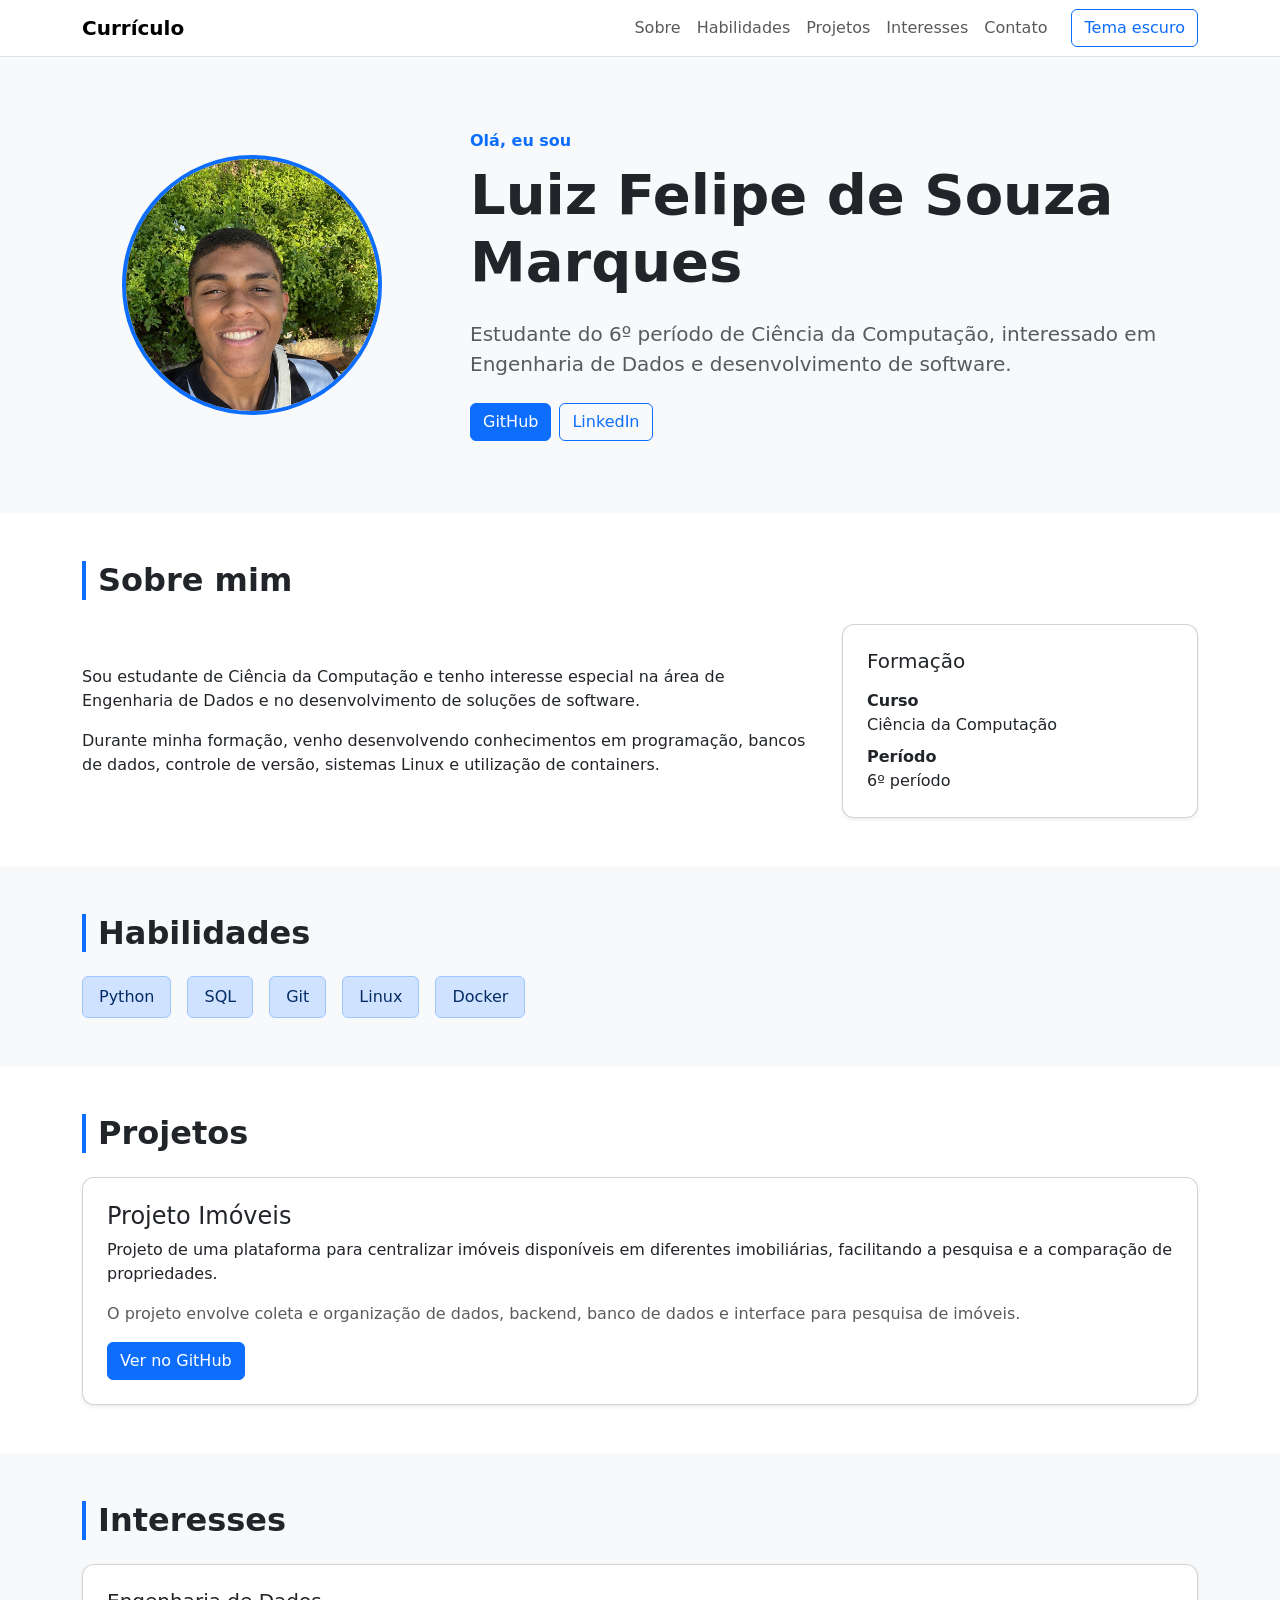
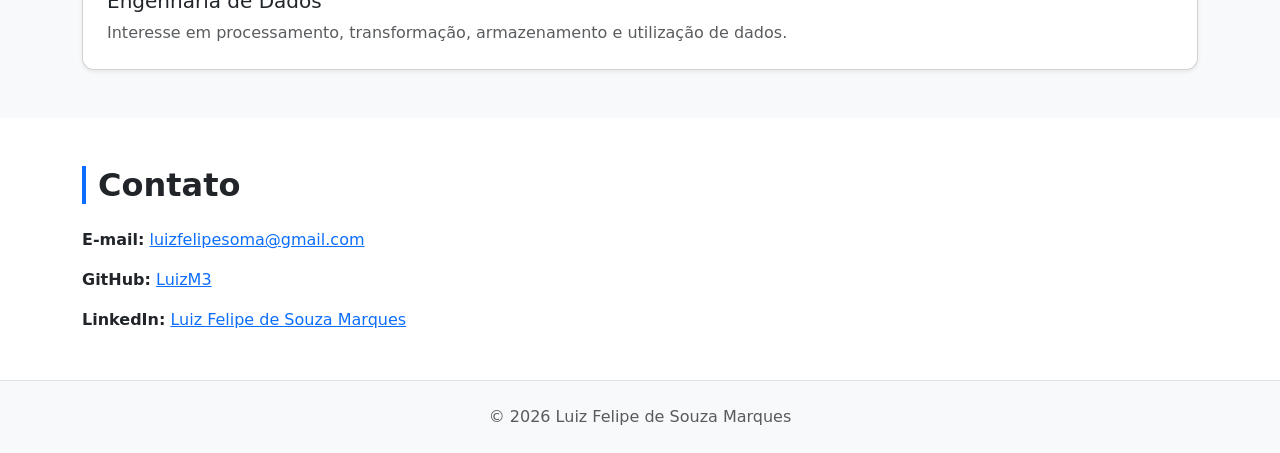
<file: bootstrap/index.html>
<!doctype html>
<html lang="pt-BR" data-bs-theme="light">
<head>
    <meta charset="UTF-8">
    <meta name="viewport" content="width=device-width, initial-scale=1.0">
    <meta name="description" content="Página pessoal de Luiz Felipe de Souza Marques, estudante de Ciência da Computação interessado em Engenharia de Dados e desenvolvimento de software.">
    <title>Luiz Felipe | Página Pessoal</title>
    <link href="https://cdn.jsdelivr.net/npm/bootstrap@5.3.3/dist/css/bootstrap.min.css" rel="stylesheet" integrity="sha384-QWTKZyjpPEjISv5WaRU9OFeRpok6YctnYmDr5pNlyT2bRjXh0JMhjY6hW+ALEwIH" crossorigin="anonymous">
    <link href="assets/css/styles.css" rel="stylesheet">
    <script src="assets/js/script.js" defer></script>
    <script src="https://cdn.jsdelivr.net/npm/bootstrap@5.3.3/dist/js/bootstrap.bundle.min.js" integrity="sha384-YvpcrYf0tY3lHB60NNkmXc5s9fDVZLESaAA55NDzOxhy9GkcIdslK1eN7N6jIeHz" crossorigin="anonymous" defer></script>
</head>
<body>
    <a class="visually-hidden-focusable position-absolute top-0 start-0 p-3 bg-body z-3" href="#conteudo">Pular para o conteúdo</a>

    <header class="sticky-top">
        <nav class="navbar navbar-expand-lg bg-body border-bottom" aria-label="Navegação principal">
            <div class="container">
                <a class="navbar-brand fw-bold" href="#inicio">Currículo</a>
                <button class="navbar-toggler" type="button" data-bs-toggle="collapse" data-bs-target="#menu-principal" aria-controls="menu-principal" aria-expanded="false" aria-label="Abrir ou fechar menu">
                    <span class="navbar-toggler-icon"></span>
                </button>
                <div class="collapse navbar-collapse" id="menu-principal">
                    <ul class="navbar-nav ms-auto mb-2 mb-lg-0">
                        <li class="nav-item"><a class="nav-link" href="#sobre">Sobre</a></li>
                        <li class="nav-item"><a class="nav-link" href="#habilidades">Habilidades</a></li>
                        <li class="nav-item"><a class="nav-link" href="#projetos">Projetos</a></li>
                        <li class="nav-item"><a class="nav-link" href="#interesses">Interesses</a></li>
                        <li class="nav-item"><a class="nav-link" href="#contato">Contato</a></li>
                    </ul>
                    <button class="btn btn-outline-primary ms-lg-3 mb-2 mb-lg-0" id="alternar-tema" type="button">Tema escuro</button>
                </div>
            </div>
        </nav>
    </header>

    <main id="conteudo">
        <section class="py-5 bg-body-tertiary" id="inicio" aria-labelledby="titulo-inicio">
            <div class="container py-lg-4">
                <div class="row align-items-center g-5">
                    <div class="col-lg-4 text-center">
                        <img class="foto-perfil" src="assets/img/perfil.jpeg" alt="Foto de Luiz Felipe de Souza Marques" width="260" height="260">
                    </div>
                    <div class="col-lg-8 text-center text-lg-start">
                        <p class="text-primary fw-semibold mb-2">Olá, eu sou</p>
                        <h1 class="display-4 fw-bold" id="titulo-inicio">Luiz Felipe de Souza Marques</h1>
                        <p class="lead text-body-secondary my-4">Estudante do 6º período de Ciência da Computação, interessado em Engenharia de Dados e desenvolvimento de software.</p>
                        <div class="d-flex flex-wrap gap-2 justify-content-center justify-content-lg-start">
                            <a class="btn btn-primary" href="https://github.com/LuizM3" target="_blank" rel="noopener noreferrer">GitHub</a>
                            <a class="btn btn-outline-primary" href="https://www.linkedin.com/in/luiz-felipe-de-souza-marques-4b4793242/" target="_blank" rel="noopener noreferrer">LinkedIn</a>
                        </div>
                    </div>
                </div>
            </div>
        </section>

        <section class="py-5" id="sobre" aria-labelledby="titulo-sobre">
            <div class="container">
                <h2 class="titulo-secao mb-4" id="titulo-sobre">Sobre mim</h2>
                <div class="row g-4 align-items-center">
                    <div class="col-lg-8">
                        <p>Sou estudante de Ciência da Computação e tenho interesse especial na área de Engenharia de Dados e no desenvolvimento de soluções de software.</p>
                        <p class="mb-lg-0">Durante minha formação, venho desenvolvendo conhecimentos em programação, bancos de dados, controle de versão, sistemas Linux e utilização de containers.</p>
                    </div>
                    <div class="col-lg-4">
                        <div class="card shadow-sm">
                            <div class="card-body p-4">
                                <h3 class="h5 card-title mb-3">Formação</h3>
                                <dl class="mb-0">
                                    <dt>Curso</dt>
                                    <dd>Ciência da Computação</dd>
                                    <dt>Período</dt>
                                    <dd class="mb-0">6º período</dd>
                                </dl>
                            </div>
                        </div>
                    </div>
                </div>
            </div>
        </section>

        <section class="py-5 bg-body-tertiary" id="habilidades" aria-labelledby="titulo-habilidades">
            <div class="container">
                <h2 class="titulo-secao mb-4" id="titulo-habilidades">Habilidades</h2>
                <ul class="list-unstyled d-flex flex-wrap gap-3 mb-0">
                    <li><span class="badge habilidade bg-primary-subtle text-primary-emphasis border border-primary-subtle">Python</span></li>
                    <li><span class="badge habilidade bg-primary-subtle text-primary-emphasis border border-primary-subtle">SQL</span></li>
                    <li><span class="badge habilidade bg-primary-subtle text-primary-emphasis border border-primary-subtle">Git</span></li>
                    <li><span class="badge habilidade bg-primary-subtle text-primary-emphasis border border-primary-subtle">Linux</span></li>
                    <li><span class="badge habilidade bg-primary-subtle text-primary-emphasis border border-primary-subtle">Docker</span></li>
                </ul>
            </div>
        </section>

        <section class="py-5" id="projetos" aria-labelledby="titulo-projetos">
            <div class="container">
                <h2 class="titulo-secao mb-4" id="titulo-projetos">Projetos</h2>
                <article class="card shadow-sm">
                    <div class="card-body p-4">
                        <h3 class="h4 card-title">Projeto Imóveis</h3>
                        <p class="card-text">Projeto de uma plataforma para centralizar imóveis disponíveis em diferentes imobiliárias, facilitando a pesquisa e a comparação de propriedades.</p>
                        <p class="card-text text-body-secondary">O projeto envolve coleta e organização de dados, backend, banco de dados e interface para pesquisa de imóveis.</p>
                        <a class="btn btn-primary" href="https://github.com/LuizM3/projeto_imoveis" target="_blank" rel="noopener noreferrer">Ver no GitHub</a>
                    </div>
                </article>
            </div>
        </section>

        <section class="py-5 bg-body-tertiary" id="interesses" aria-labelledby="titulo-interesses">
            <div class="container">
                <h2 class="titulo-secao mb-4" id="titulo-interesses">Interesses</h2>
                <div class="row g-4">
                    <div class="col-md-12">
                        <article class="card h-100 shadow-sm">
                            <div class="card-body p-4">
                                <h3 class="h5 card-title">Engenharia de Dados</h3>
                                <p class="card-text text-body-secondary">Interesse em processamento, transformação, armazenamento e utilização de dados.</p>
                            </div>
                        </article>
                    </div>
                </div>
            </div>
        </section>

        <section class="py-5" id="contato" aria-labelledby="titulo-contato">
            <div class="container">
                <h2 class="titulo-secao mb-4" id="titulo-contato">Contato</h2>
                <address class="mb-0">
                    <ul class="list-unstyled d-flex flex-column gap-3 mb-0">
                        <li><span class="fw-semibold">E-mail:</span> <a class="text-break" href="mailto:luizfelipesoma@gmail.com">luizfelipesoma@gmail.com</a></li>
                        <li><span class="fw-semibold">GitHub:</span> <a href="https://github.com/LuizM3" target="_blank" rel="noopener noreferrer">LuizM3</a></li>
                        <li><span class="fw-semibold">LinkedIn:</span> <a href="https://www.linkedin.com/in/luiz-felipe-de-souza-marques-4b4793242/" target="_blank" rel="noopener noreferrer">Luiz Felipe de Souza Marques</a></li>
                    </ul>
                </address>
            </div>
        </section>
    </main>

    <footer class="py-4 border-top bg-body-tertiary text-center text-body-secondary">
        <div class="container">
            <p class="mb-0">© <span id="ano-atual"></span> Luiz Felipe de Souza Marques</p>
        </div>
    </footer>
</body>
</html>
</file>
<file: bootstrap/assets/css/styles.css>
html {
    scroll-behavior: smooth;
}

section,
main {
    scroll-margin-top: 5rem;
}

.foto-perfil {
    width: 260px;
    height: 260px;
    object-fit: cover;
    border: 4px solid var(--bs-primary);
    border-radius: 50%;
}

.titulo-secao {
    font-weight: 700;
    border-left: 4px solid var(--bs-primary);
    padding-left: 0.75rem;
}

.habilidade {
    font-size: 1rem;
    font-weight: 500;
    padding: 0.75rem 1rem;
}

.card {
    border-radius: 0.75rem;
    transition: transform 0.2s ease;
}

@media (hover: hover) {
    .card:hover {
        transform: translateY(-3px);
    }
}

@media (max-width: 991.98px) {
    section,
    main {
        scroll-margin-top: 20rem;
    }
}

@media (max-width: 575.98px) {
    .foto-perfil {
        width: 210px;
        height: 210px;
    }

    #titulo-inicio {
        font-size: 2.25rem;
    }
}

@media (prefers-reduced-motion: reduce) {
    html {
        scroll-behavior: auto;
    }

    .card {
        transition: none;
    }

    .card:hover {
        transform: none;
    }
}
</file>
